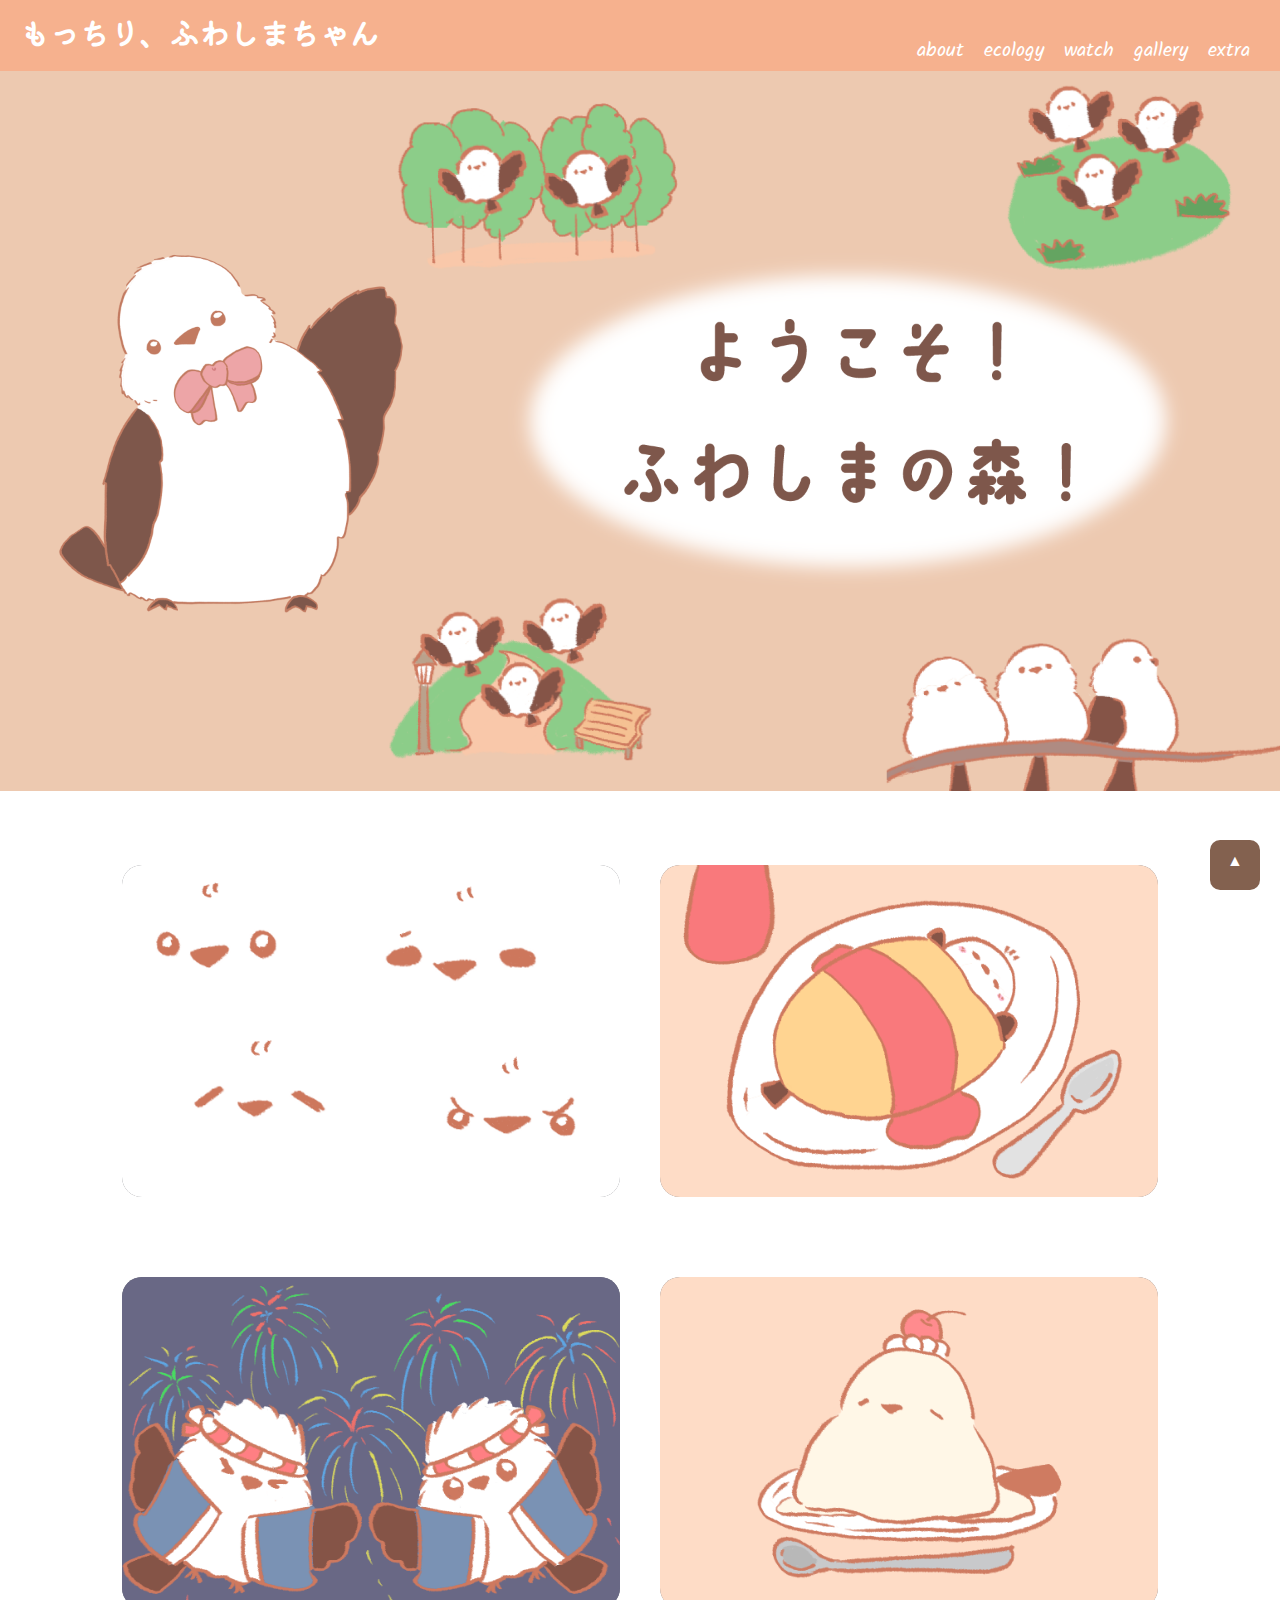
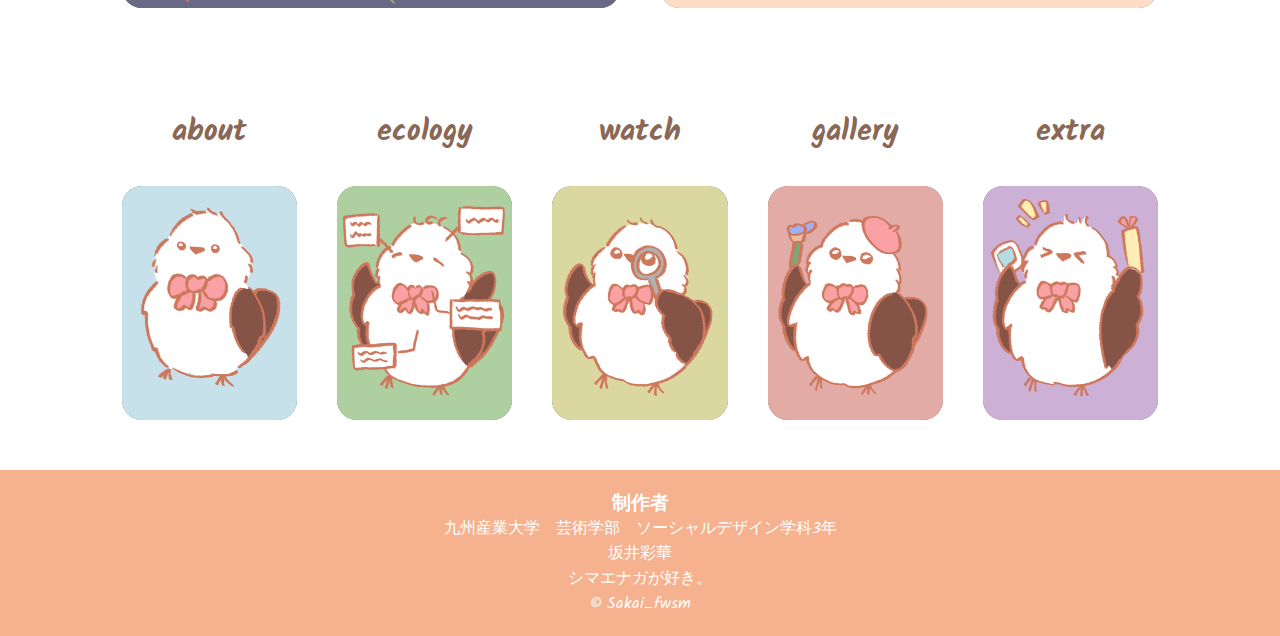
<file: index.html>
<!DOCTYPE html>
<html lang="ja">
<head>
    <meta charset="UTF-8">
    <meta http-equiv="X-UA-Compatible" content="IE=edge">
    <meta name="viewport" content="width=device-width, initial-scale=1.0">
    <title>もっちり、ふわしまちゃん</title>
    <link rel="stylesheet" href="css/style.home.css">
    <link rel="preconnect" href="https://fonts.googleapis.com">
<link rel="preconnect" href="https://fonts.gstatic.com" crossorigin>
<link rel="stylesheet" href="https://fonts.googleapis.com/css2?family=Kalam:wght@700&display=swap" >
<link rel="stylesheet" href="https://fonts.googleapis.com/css2?family=Kiwi+Maru&display=swap">
</head>

<body>
    <div id="wrap">
        <header>
          <div class="header">
            <h1><a href="index.html">もっちり、ふわしまちゃん</a></h1>
          </div>
          <nav class="main-menu">
            <ul>
                <li><a href="about.html">about</a></li>
                <li><a href="ecology.html">ecology</a></li>
                <li><a href="watch.html">watch</a></li>
                <li><a href="gallery.html">gallery</a></li>
                <li><a href="extra.html">extra</a></li>
              </ul>
        </nav>
        </header>
       
        <div class="main-vl">
          <img src="images/main.png" alt="main">
          </div>
       
        <main>
          <section>
            
            <div class="flex">
            <article>
              
              <div class="pict">
              <a><img src="images/g1.png" alt="sample"></a>
              </div>
   
          </article>
         
          <article>

            <div class="pict">
            <a><img src="images/g2.png" alt="sample"></a>
            </div>

          </article>
        </div>

          <div class="flex">
          <article>
            
            <div class="pict">
            <a><img src="images/g3.png" alt="sample"></a>
            </div>

        </article>

        <article>
        
          <div class="pict">
          <a><img src="images/g4.png" alt="sample"></a>
          </div>
        
      </article>
       </div>
            

            <div class="box">
            <article>
              
                
                <div class="text">

                  <h2>about</h2>
  
                </div>
              
                <div class="pict">
                  <a href="about.html"><img src="images/about.png" alt="about" ></a>
               </div>

              
            
            </article>
            
            <article>
                
                <div class="text">

                  <h2>ecology</h2>
                  
                </div>
             
                <div class="pict">
                  <a href="ecology.html"><img src="images/ecology.png" alt="ecology" ></a>
               </div>

              
            </article>

            <article>
                
                <div class="text">

                  <h2>watch</h2>
                  
                </div>
             
                <div class="pict">
                  <a href="watch.html"><img src="images/watch.png" alt="watch" ></a>
               </div>

              
            </article>

            <article>
                
                <div class="text">

                  <h2>gallery</h2>
                  
                </div>
              
                <div class="pict">
                  <a href="gallery.html"><img src="images/gallery.png" alt="gallery" ></a>
               </div>

              
            </article>

            <article>
                
                <div class="text">

                  <h2>extra</h2>
                  
                </div>
              
                <div class="pict">
                  <a href="extra.html"><img src="images/extra.png" alt="extra" ></a>
               </div>

              
            </article>
          </div>
          </section>
        </main>
        
        <footer>
          <h3>制作者</h3>
          <p>九州産業大学　芸術学部　ソーシャルデザイン学科3年</p>
            <p>坂井彩華</p>
            <p>シマエナガが好き。</p>
            <p>&copy; Sakai_fwsm </p>
        </footer>
        <a href="#" class="pagetop">▲</a>
      </div><!-- #wrap-->  
</body>
</html>
</file>
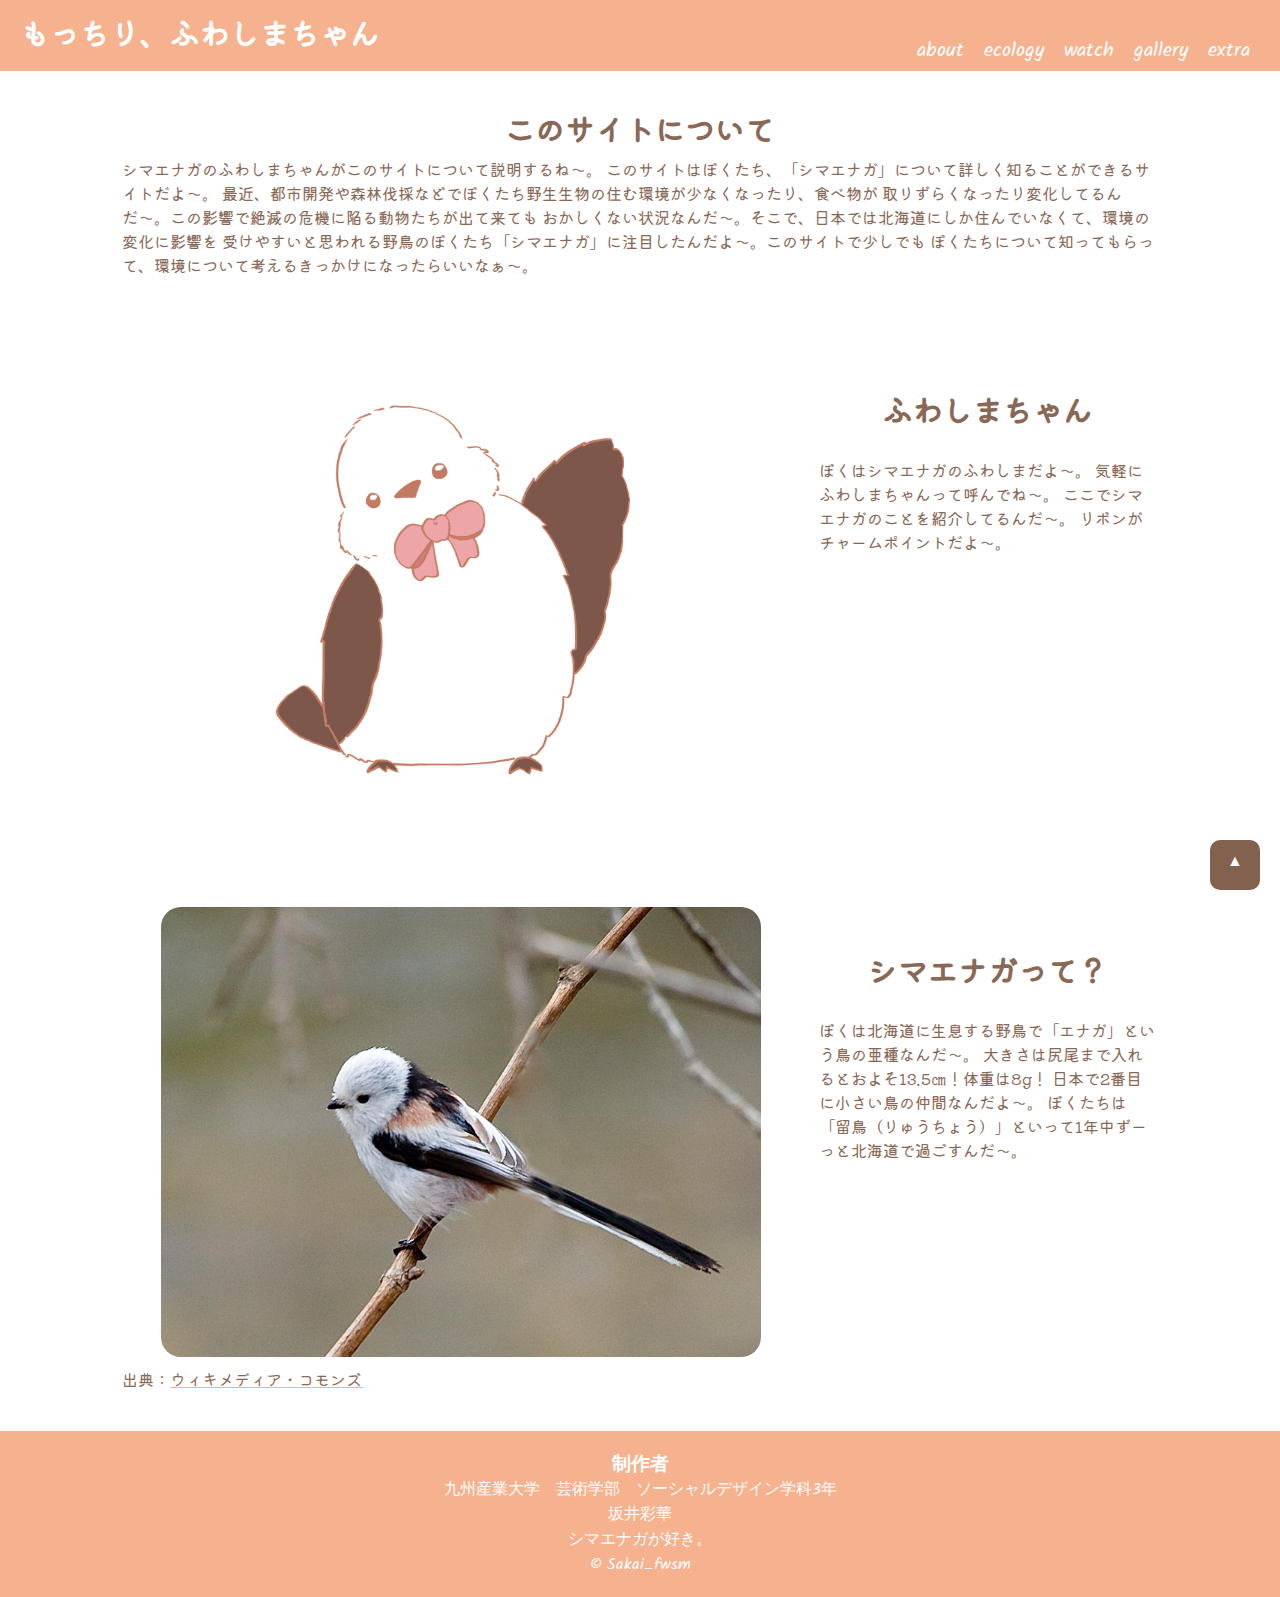
<file: about.html>
<!DOCTYPE html>
<html lang="ja">
<head>
    <meta charset="UTF-8">
    <meta http-equiv="X-UA-Compatible" content="IE=edge">
    <meta name="viewport" content="width=device-width, initial-scale=1.0">
    <title>もっちり、ふわしまちゃん-About</title>
    <link rel="stylesheet" href="css/style.css">
    <link rel="preconnect" href="https://fonts.googleapis.com">
<link rel="preconnect" href="https://fonts.gstatic.com" crossorigin>
<link rel="stylesheet" href="https://fonts.googleapis.com/css2?family=Kalam:wght@700&display=swap" >
<link rel="stylesheet" href="https://fonts.googleapis.com/css2?family=Kiwi+Maru&display=swap">
</head>

<body>
    <div id="wrap">
        <header>
          <div class="header">
            <h1><a href="index.html">もっちり、ふわしまちゃん</a></h1>
          </div>
          <nav class="main-menu">
            <ul>
              <li><a href="about.html">about</a></li>
              <li><a href="ecology.html">ecology</a></li>
              <li><a href="watch.html">watch</a></li>
              <li><a href="gallery.html">gallery</a></li>
              <li><a href="extra.html">extra</a></li>
              </ul>
        </nav>
        </header>
       
        <main>
          <section>
            
            <article>
              <h2>このサイトについて</h2>

              <p>シマエナガのふわしまちゃんがこのサイトについて説明するね〜。
                このサイトはぼくたち、「シマエナガ」について詳しく知ることができるサイトだよ〜。
                最近、都市開発や森林伐採などでぼくたち野生生物の住む環境が少なくなったり、食べ物が
                取りずらくなったり変化してるんだ〜。この影響で絶滅の危機に陥る動物たちが出て来ても
                おかしくない状況なんだ〜。そこで、日本では北海道にしか住んでいなくて、環境の変化に影響を
                受けやすいと思われる野鳥のぼくたち「シマエナガ」に注目したんだよ〜。このサイトで少しでも
                ぼくたちについて知ってもらって、環境について考えるきっかけになったらいいなぁ〜。
                
              </p>
          </article>

          <article>
            <div class="box">

            <div class="pict">
            <img src="images/fwsm.png" alt="ふわしまちゃん">
            </div>
            
            <div class="text">
              <h2>ふわしまちゃん</h2>

              <p>
                ぼくはシマエナガのふわしまだよ〜。
                気軽にふわしまちゃんって呼んでね〜。
                ここでシマエナガのことを紹介してるんだ〜。
                リボンがチャームポイントだよ〜。
              </p>
              <p>

              </p>

          </article>

          <article>
           
            <div class="box">
             

             <div class="pict">
              <img src="images/Wiki-simaenaga.jpg" alt="sample" >
              <p>出典：<a href="https://commons.wikimedia.org/wiki/File:Wiki-simaenaga.jpg?uselang=ja#file">ウィキメディア・コモンズ</a></p>
             </div>

             <div class="text">
              
                <h2>シマエナガって？</h2>
              
                <p>ぼくは北海道に生息する野鳥で「エナガ」という鳥の亜種なんだ〜。
                大きさは尻尾まで入れるとおよそ13.5㎝！体重は8g！
                日本で2番目に小さい鳥の仲間なんだよ〜。
                ぼくたちは「留鳥（りゅうちょう）」といって1年中ずーっと北海道で過ごすんだ〜。
              </p>
             </div>
            
            </div>
          </article>

          </section>
        </main>
        <footer>
          <h3>制作者</h3>
          <p>九州産業大学　芸術学部　ソーシャルデザイン学科3年</p>
            <p>坂井彩華</p>
            <p>シマエナガが好き。</p>
            <p>&copy; Sakai_fwsm </p>
        </footer>
        <a href="#" class="pagetop">▲</a>
      </div><!-- #wrap-->  
</body>
</html>
</file>
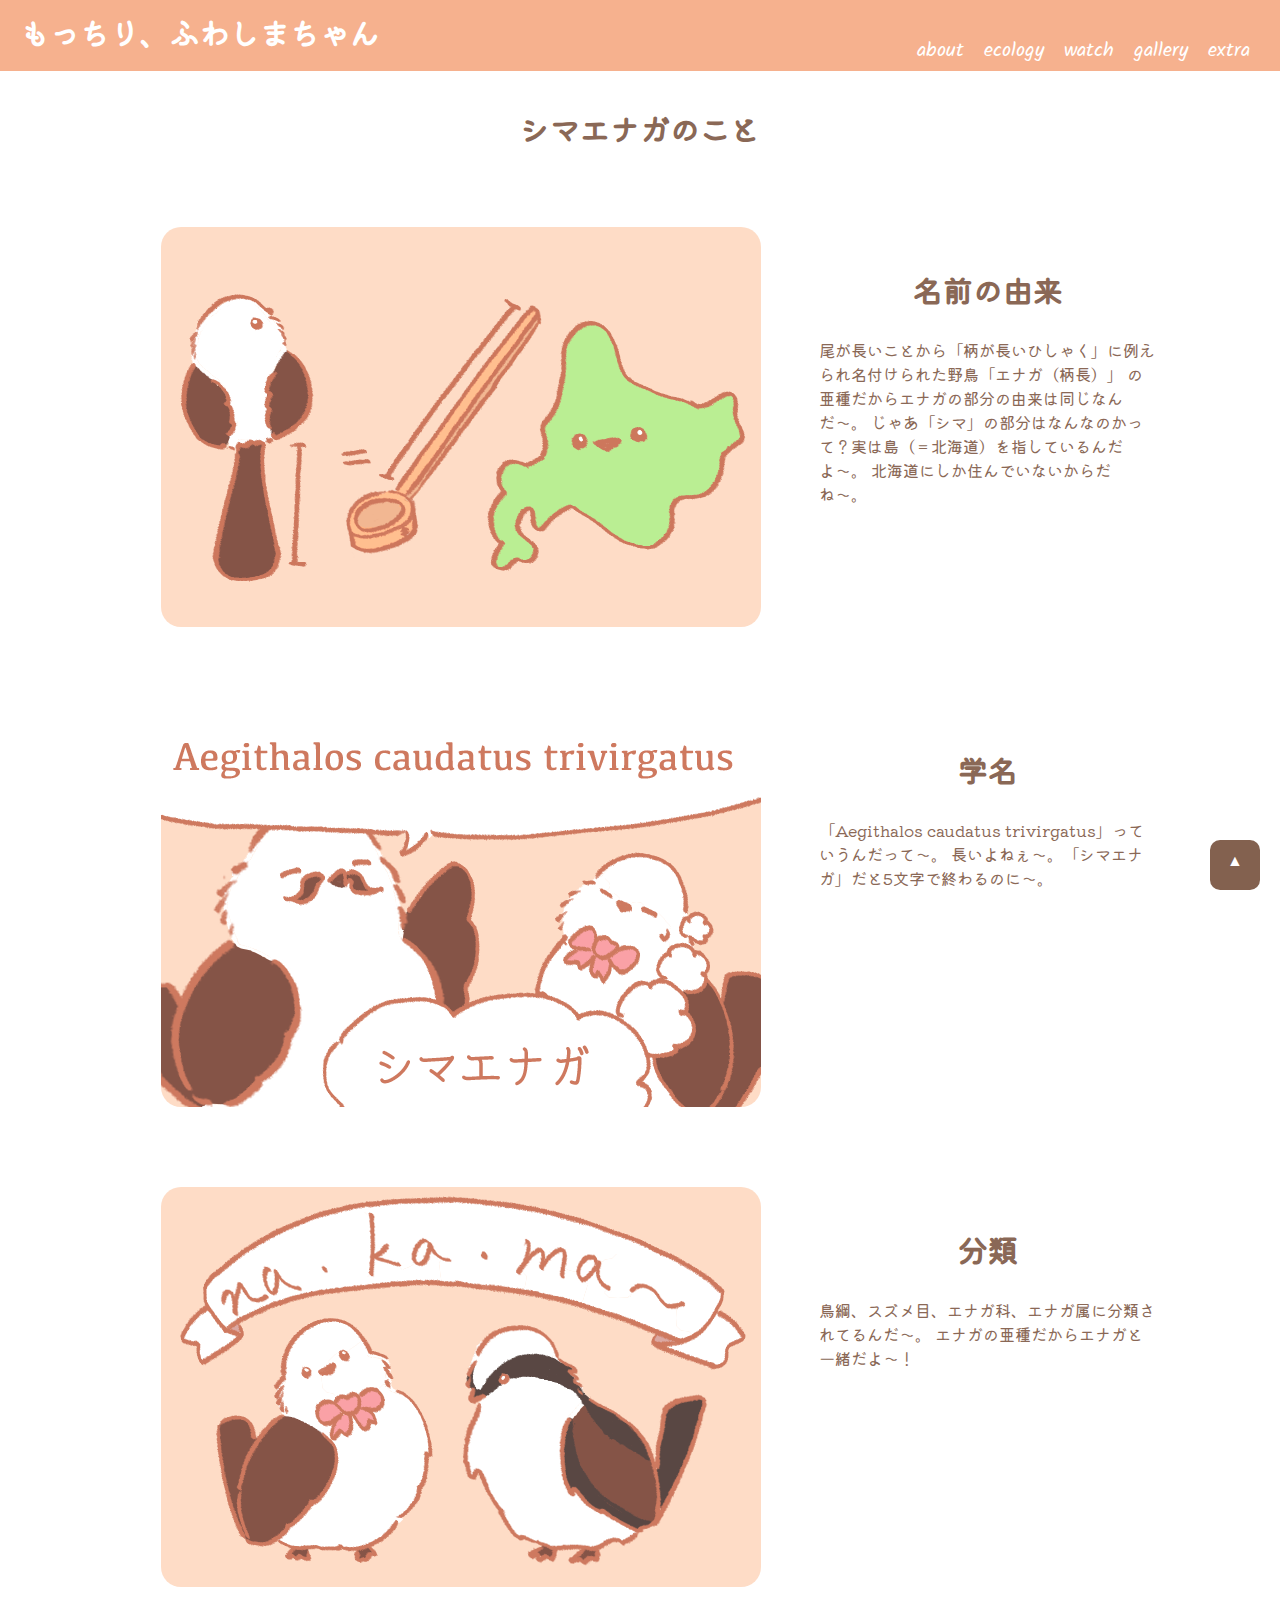
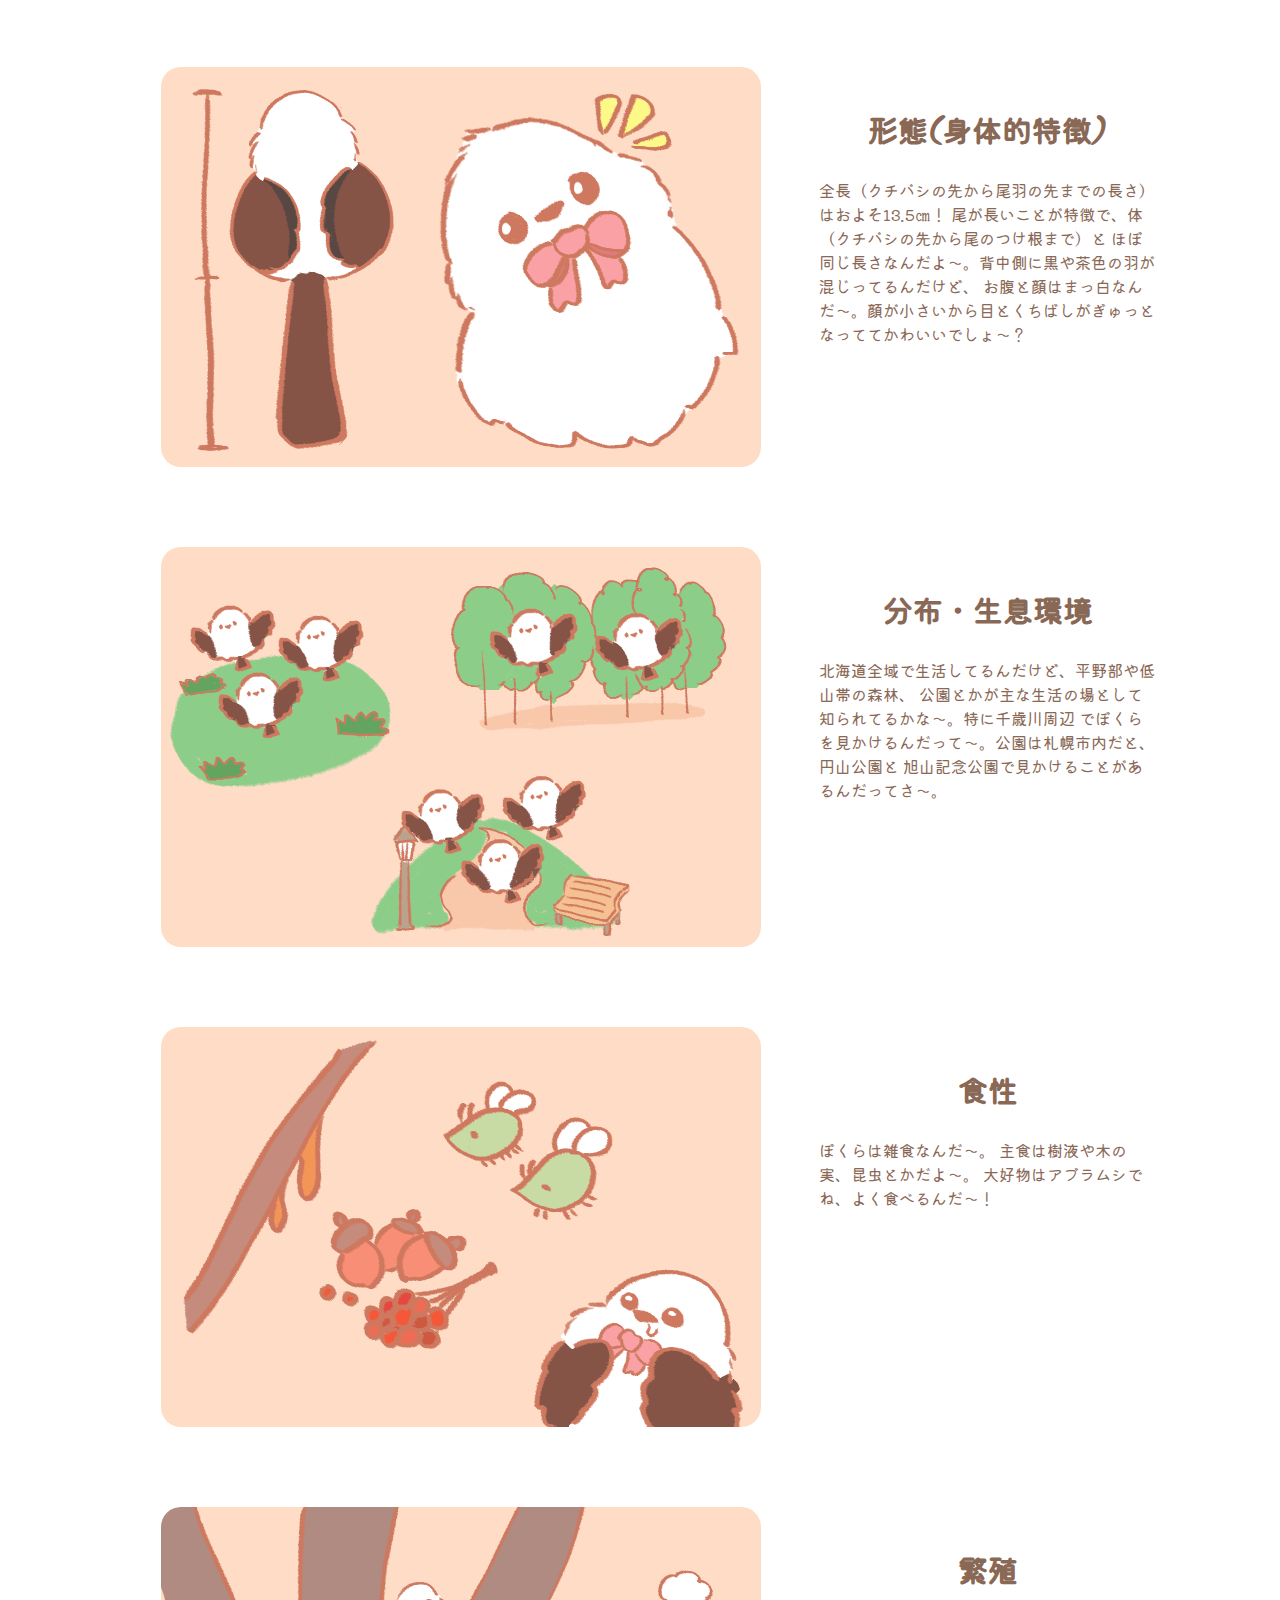
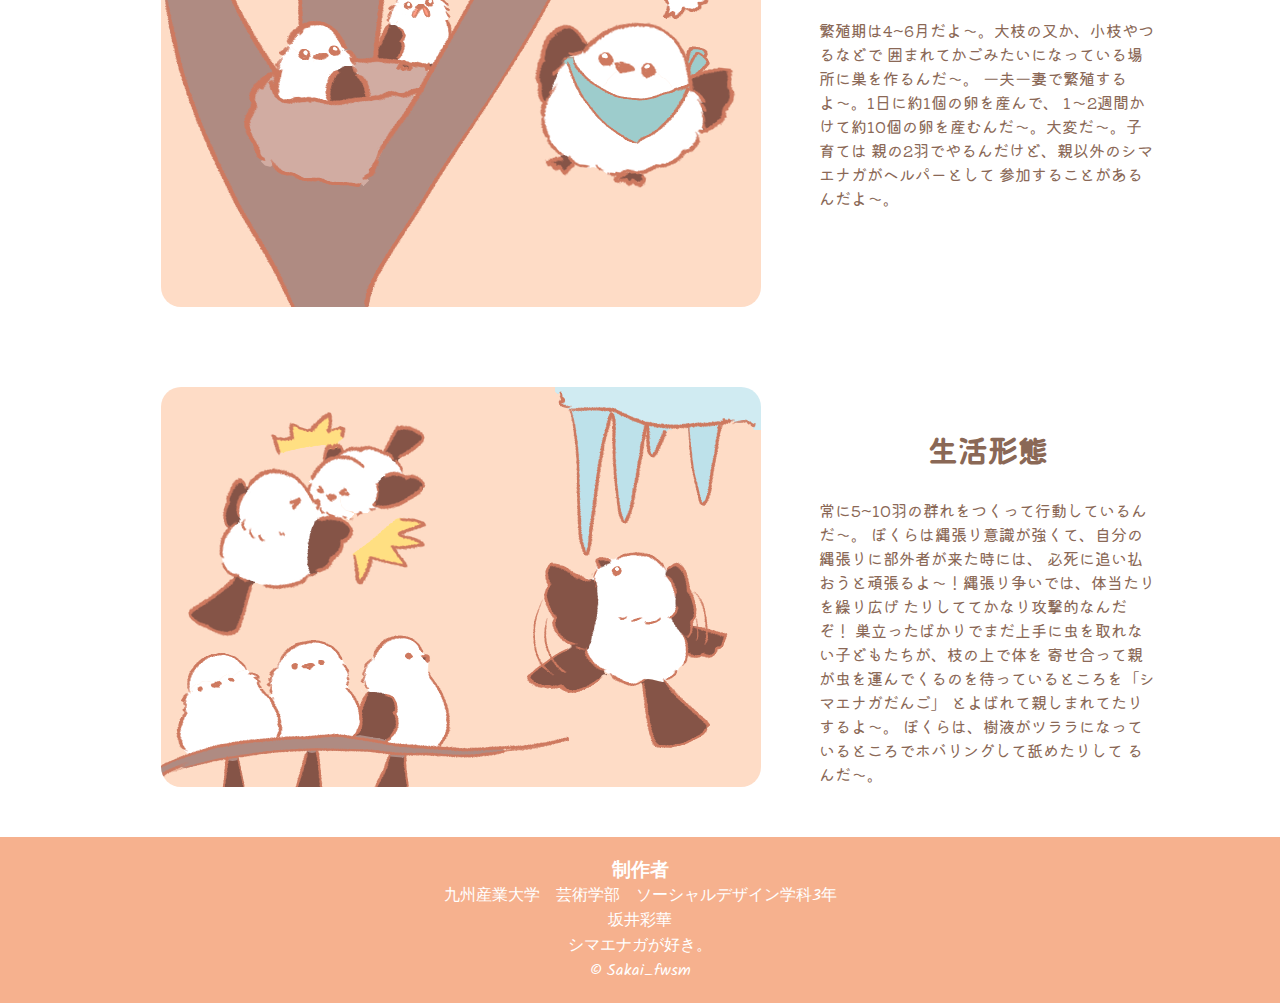
<file: ecology.html>
<!DOCTYPE html>
<html lang="ja">
<head>
    <meta charset="UTF-8">
    <meta http-equiv="X-UA-Compatible" content="IE=edge">
    <meta name="viewport" content="width=device-width, initial-scale=1.0">
    <title>もっちり、ふわしまちゃん-Ecology</title>
    <link rel="stylesheet" href="css/style.css">
    <link rel="preconnect" href="https://fonts.googleapis.com">
<link rel="preconnect" href="https://fonts.gstatic.com" crossorigin>
<link rel="stylesheet" href="https://fonts.googleapis.com/css2?family=Kalam:wght@700&display=swap" >
<link rel="stylesheet" href="https://fonts.googleapis.com/css2?family=Kiwi+Maru&display=swap">
</head>

<body>
    <div id="wrap">
        <header>
          <div class="header">
            <h1><a href="index.html">もっちり、ふわしまちゃん</a></h1>
          </div>
          <nav class="main-menu">
            <ul>
              <li><a href="about.html">about</a></li>
              <li><a href="ecology.html">ecology</a></li>
              <li><a href="watch.html">watch</a></li>
              <li><a href="gallery.html">gallery</a></li>
              <li><a href="extra.html">extra</a></li>
              </ul>
        </nav>
        </header>
       
        <main>
          <section>
            
            <article>
              <h2>シマエナガのこと</h2>
              </article>

            <article>

              <div class="box">
                
              <div class="pict">
                <img src="images/k1.png" alt="sample" >
               </div>

              <div class="text">

                <h2>名前の由来</h2>
                
                <p>尾が長いことから「柄が長いひしゃく」に例えられ名付けられた野鳥「エナガ（柄長）」
                  の亜種だからエナガの部分の由来は同じなんだ〜。
                  じゃあ「シマ」の部分はなんなのかって？実は島（＝北海道）を指しているんだよ〜。
                  北海道にしか住んでいないからだね〜。
                </p>
              </div>
            </div>
            </article>
            
            <article>
              <div class="box">

              <div class="pict">
                <img src="images/k2.png" alt="sample" >
               </div>
               
               <div class="text">

              <h2>学名</h2>
              
              <p>「Aegithalos caudatus trivirgatus」っていうんだって〜。
                長いよねぇ〜。「シマエナガ」だと5文字で終わるのに〜。
              </p>
            </div>
            </div>
          </article>
             
          <article>
            <div class="box">
            
            <div class="pict">
              <img src="images/k3.png" alt="sample" >
             </div>
             
             <div class="text">

            <h2>分類</h2>
                
                <p>鳥綱、スズメ目、エナガ科、エナガ属に分類されてるんだ〜。
                  エナガの亜種だからエナガと一緒だよ〜！
                </p>
              </div>
              </article>

              <article>
                <div class="box">

                <div class="pict">
                  <img src="images/k4.png" alt="sample" >
                 </div>
                 
                 <div class="text">

                <h2>形態(身体的特徴)</h2>
                
                <p>全長（クチバシの先から尾羽の先までの長さ）はおよそ13.5㎝！
                  尾が長いことが特徴で、体（クチバシの先から尾のつけ根まで）と
                  ほぼ同じ長さなんだよ〜。背中側に黒や茶色の羽が混じってるんだけど、
                  お腹と顔はまっ白なんだ〜。顔が小さいから目とくちばしがぎゅっと
                  なっててかわいいでしょ〜？
                </p>
              </div>
              </div>
            </article>
            
            <article>
              <div class="box">

              <div class="pict">
                <img src="images/k5.png" alt="sample" >
               </div>
               
               <div class="text">

              <h2>分布・生息環境</h2>
              
              <p>北海道全域で生活してるんだけど、平野部や低山帯の森林、
                公園とかが主な生活の場として知られてるかな〜。特に千歳川周辺
                でぼくらを見かけるんだって〜。公園は札幌市内だと、円山公園と
                旭山記念公園で見かけることがあるんだってさ〜。
              </p>
            </div>
          </div>
          </article>


              <article>
                <div class="box">

                <div class="pict">
                  <img src="images/k6.png" alt="sample" >
                 </div>

                 <div class="text">

                <h2>食性</h2>
                
                <p>ぼくらは雑食なんだ〜。
                  主食は樹液や木の実、昆虫とかだよ〜。
                  大好物はアブラムシでね、よく食べるんだ〜！
                </p>
              </div>
            </div>
            </article>
            
            <article>
              <div class="box">
              
              <div class="pict">
                <img src="images/k7.png" alt="sample" >
               </div>
              

               <div class="text">

              <h2>繁殖</h2>
             
              <p>繁殖期は4~6月だよ〜。大枝の又か、小枝やつるなどで
                囲まれてかごみたいになっている場所に巣を作るんだ〜。
                一夫一妻で繁殖するよ〜。1日に約1個の卵を産んで、
                1～2週間かけて約10個の卵を産むんだ〜。大変だ〜。子育ては
                親の2羽でやるんだけど、親以外のシマエナガがヘルパーとして
                参加することがあるんだよ〜。
              </p>
            </div>
          </div>
          </article>
             
          <article>
            <div class="box">

            <div class="pict">
              <img src="images/k8.png" alt="sample" >
             </div>

             <div class="text">

            <h2>生活形態</h2>
                
                <p>
                  常に5~10羽の群れをつくって行動しているんだ〜。
                  ぼくらは縄張り意識が強くて、自分の縄張りに部外者が来た時には、
                  必死に追い払おうと頑張るよ〜！縄張り争いでは、体当たりを繰り広げ
                  たりしててかなり攻撃的なんだぞ！
                  巣立ったばかりでまだ上手に虫を取れない子どもたちが、枝の上で体を
                  寄せ合って親が虫を運んでくるのを待っているところを「シマエナガだんご」
                  とよばれて親しまれてたりするよ〜。
                  ぼくらは、樹液がツララになっているところでホバリングして舐めたりして
                  るんだ〜。
                </p>
              </div>
            </div>
              </article>

              
          </section>
        </main>
        <footer>
          <h3>制作者</h3>
          <p>九州産業大学　芸術学部　ソーシャルデザイン学科3年</p>
            <p>坂井彩華</p>
            <p>シマエナガが好き。</p>
            <p>&copy; Sakai_fwsm </p>
        </footer>
        <a href="#" class="pagetop">▲</a>
      </div><!-- #wrap-->  
</body>
</html>
</file>
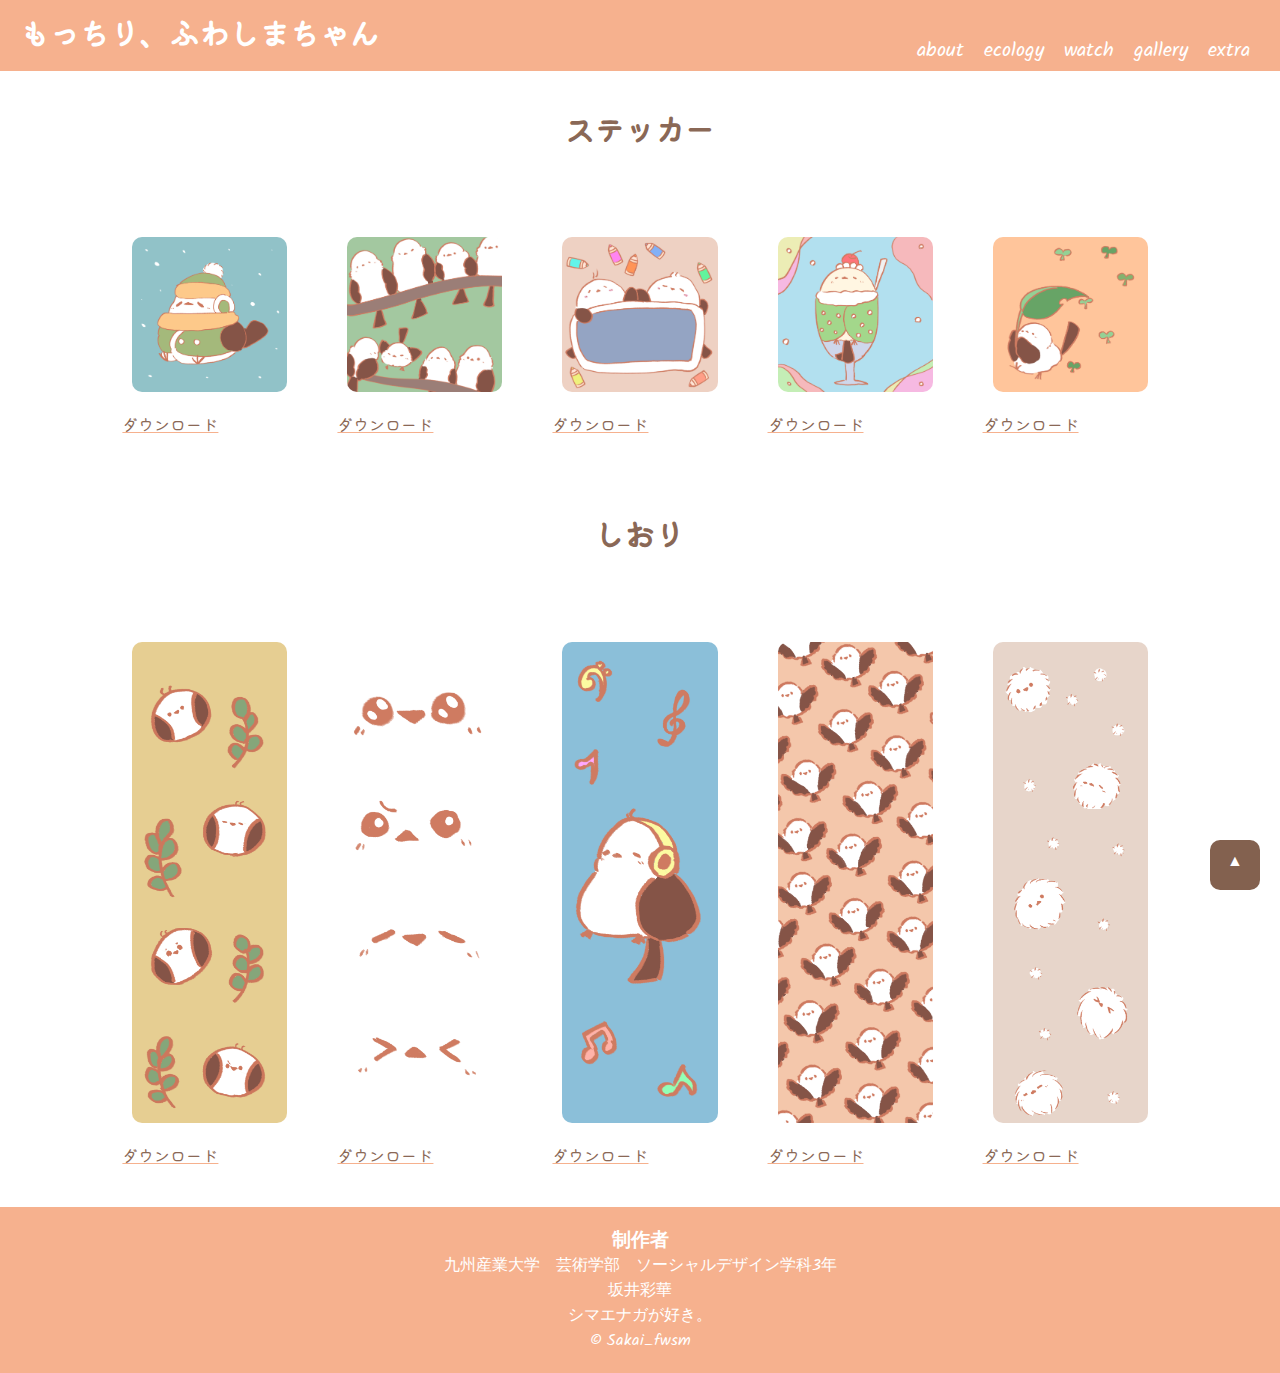
<file: extra.html>
<!DOCTYPE html>
<html lang="ja">
<head>
    <meta charset="UTF-8">
    <meta http-equiv="X-UA-Compatible" content="IE=edge">
    <meta name="viewport" content="width=device-width, initial-scale=1.0">
    <title>もっちり、ふわしまちゃん-Extra</title>
    <link rel="stylesheet" href="css/style.css">
    <link rel="preconnect" href="https://fonts.googleapis.com">
<link rel="preconnect" href="https://fonts.gstatic.com" crossorigin>
<link rel="stylesheet" href="https://fonts.googleapis.com/css2?family=Kalam:wght@700&display=swap" >
<link rel="stylesheet" href="https://fonts.googleapis.com/css2?family=Kiwi+Maru&display=swap">
</head>

<body>
    <div id="wrap">
        <header>
          <div class="header">
            <h1><a href="index.html">もっちり、ふわしまちゃん</a></h1>
          </div>
          <nav class="main-menu">
            <ul>
              <li><a href="about.html">about</a></li>
              <li><a href="ecology.html">ecology</a></li>
              <li><a href="watch.html">watch</a></li>
              <li><a href="gallery.html">gallery</a></li>
              <li><a href="extra.html">extra</a></li>
              </ul>
        </nav>
        </header>
       
        <main>
          <section>

            <article>
              <h2>ステッカー</h2>
              </article>

            <div class="flex">
              

             <article>
                
                <a><img src="images/st1.png" alt="寄り添いシマエナガ"></a>
                <a href="images/S1.pdf" download="">ダウンロード</a>
             </article>
            
             <article>
              <a><img src="images/st2.png" alt="はばたくシマエナガ"></a>
              <a href="images/S2.pdf">ダウンロード</a>
             </article>

              <article>
                <a><img src="images/st3.png" alt="寄り添いシマエナガ"></a>
                <a href="images/S3.pdf">ダウンロード</a>
              </article>

              <article>
                <a><img src="images/st4.png" alt="寄り添いシマエナガ"></a>
                <a href="images/S4.pdf">ダウンロード</a>
              </article>

              <article>
                <a><img src="images/st5.png" alt="寄り添いシマエナガ"></a>
                <a href="images/S5.pdf">ダウンロード</a>
              </article>
            </div>

            <article>
              <h2>しおり</h2>
              </article>

            <div class="flex">
             
              <article>
                <a><img src="images/so1.png" alt="寄り添いシマエナガ"></a>
                <a href="images/SO1.pdf">ダウンロード</a>
              </article>

              <article>
                <a><img src="images/so2.png" alt="寄り添いシマエナガ"></a>
                <a href="images/SO2.pdf">ダウンロード</a>
              </article>

              <article>
                <a><img src="images/so3.png" alt="寄り添いシマエナガ"></a>
                <a href="images/SO3.pdf">ダウンロード</a>
              </article>

              <article>
                <a><img src="images/so4.png" alt="寄り添いシマエナガ"></a>
                <a href="images/SO4.pdf">ダウンロード</a>
              </article>

              <article>
                <a><img src="images/so5.png" alt="寄り添いシマエナガ"></a>
                <a href="images/SO5.pdf">ダウンロード</a>
              </article>

            </div>
            </section>
        </main>
        <footer>
          <h3>制作者</h3>
          <p>九州産業大学　芸術学部　ソーシャルデザイン学科3年</p>
            <p>坂井彩華</p>
            <p>シマエナガが好き。</p>
            <p>&copy; Sakai_fwsm </p>
        </footer>
        <a href="#" class="pagetop">▲</a>
      </div><!-- #wrap-->  
</body>
</html>
</file>
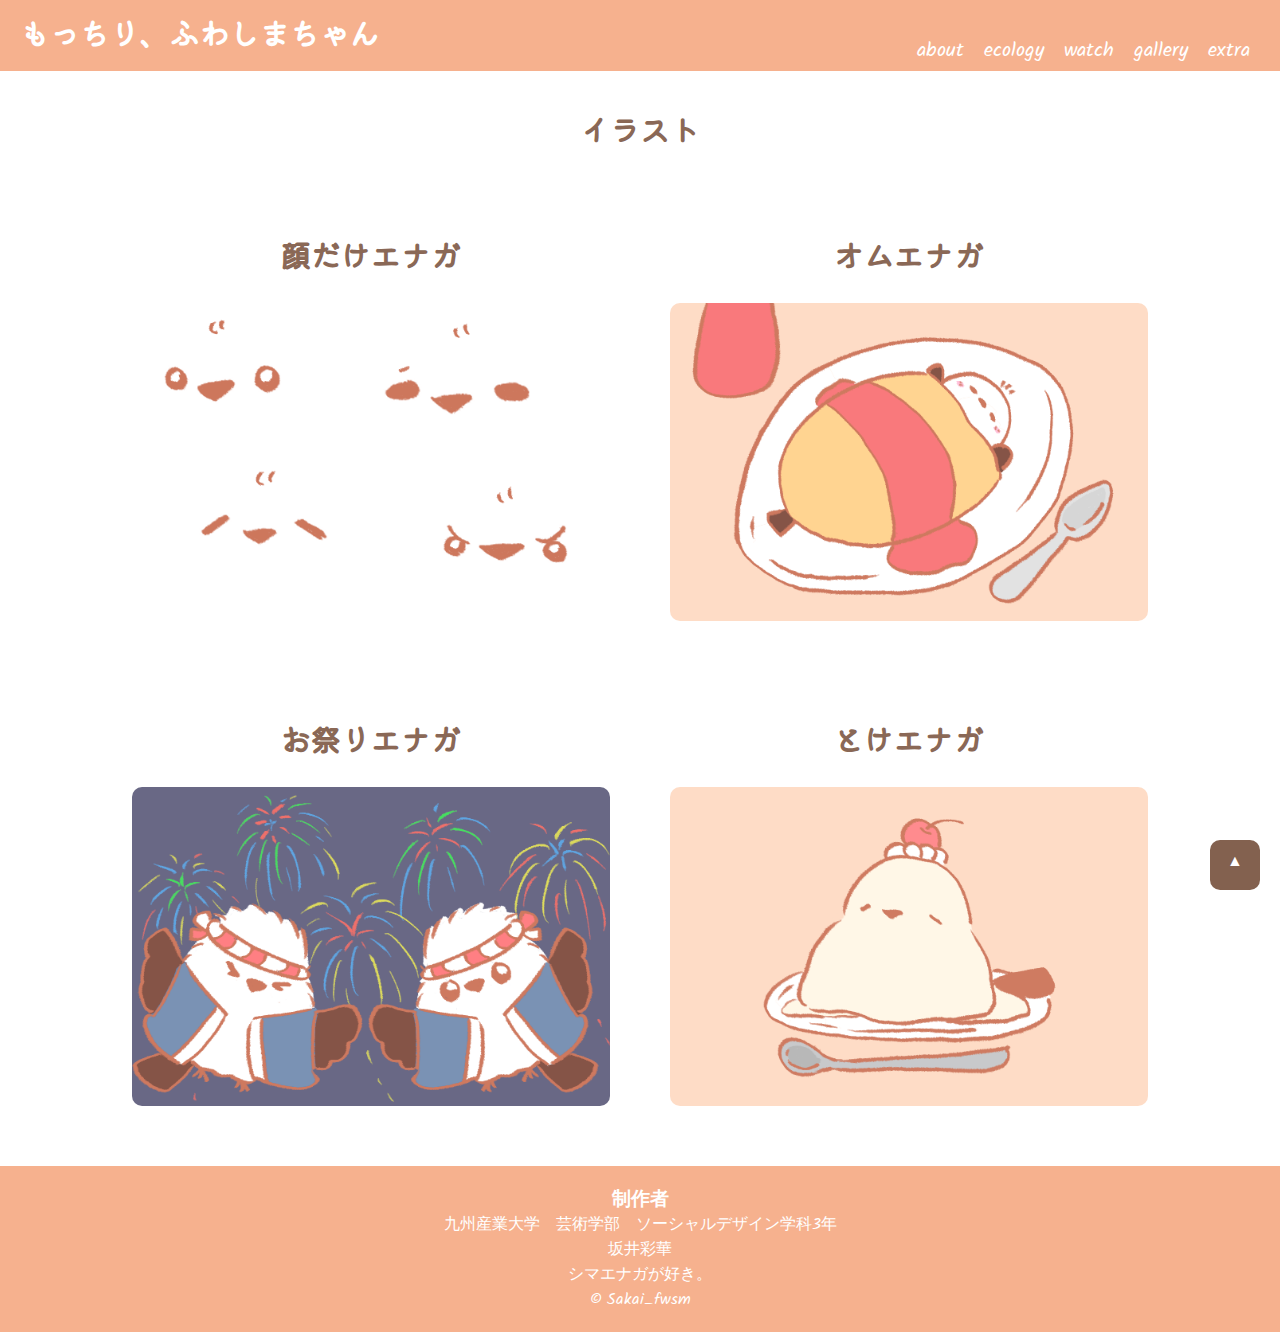
<file: gallery.html>
<!DOCTYPE html>
<html lang="ja">
<head>
    <meta charset="UTF-8">
    <meta http-equiv="X-UA-Compatible" content="IE=edge">
    <meta name="viewport" content="width=device-width, initial-scale=1.0">
    <title>もっちり、ふわしまちゃん-Gallery</title>
    <link rel="stylesheet" href="css/style.css">
    <link rel="preconnect" href="https://fonts.googleapis.com">
<link rel="preconnect" href="https://fonts.gstatic.com" crossorigin>
<link rel="stylesheet" href="https://fonts.googleapis.com/css2?family=Kalam:wght@700&display=swap" >
<link rel="stylesheet" href="https://fonts.googleapis.com/css2?family=Kiwi+Maru&display=swap">
</head>

<body>
    <div id="wrap">
        <header>
          <div class="header">
            <h1><a href="index.html">もっちり、ふわしまちゃん</a></h1>
          </div>
          <nav class="main-menu">
            <ul>
              <li><a href="about.html">about</a></li>
              <li><a href="ecology.html">ecology</a></li>
              <li><a href="watch.html">watch</a></li>
              <li><a href="gallery.html">gallery</a></li>
              <li><a href="extra.html">extra</a></li>
              </ul>
        </nav>
        </header>
       
        <main>
          <section>

            <article>
              <h2>イラスト</h2>
              </article>

            <div class="flex">
            <article>
                <h2>顔だけエナガ</h2>
                <a><img src="images/g1.png" alt="sample"></a>
                
            </article>
           
            <article>
              <h2>オムエナガ</h2>
              <a><img src="images/g2.png" alt="sample"></a>
              
            </article>
          </div>

          <div class="flex">
            <article>
              <h2>お祭りエナガ</h2>
              <a><img src="images/g3.png" alt="sample"></a>
              
          </article>

          <article>
            <h2>とけエナガ</h2>
            <a><img src="images/g4.png" alt="sample"></a>
            
        </article>
           </div>
          </section>
        </main>
        <footer>
          <h3>制作者</h3>
          <p>九州産業大学　芸術学部　ソーシャルデザイン学科3年</p>
            <p>坂井彩華</p>
            <p>シマエナガが好き。</p>
            <p>&copy; Sakai_fwsm</p>
        </footer>
        <a href="#" class="pagetop">▲</a>
      </div><!-- #wrap-->  
</body>
</html>
</file>
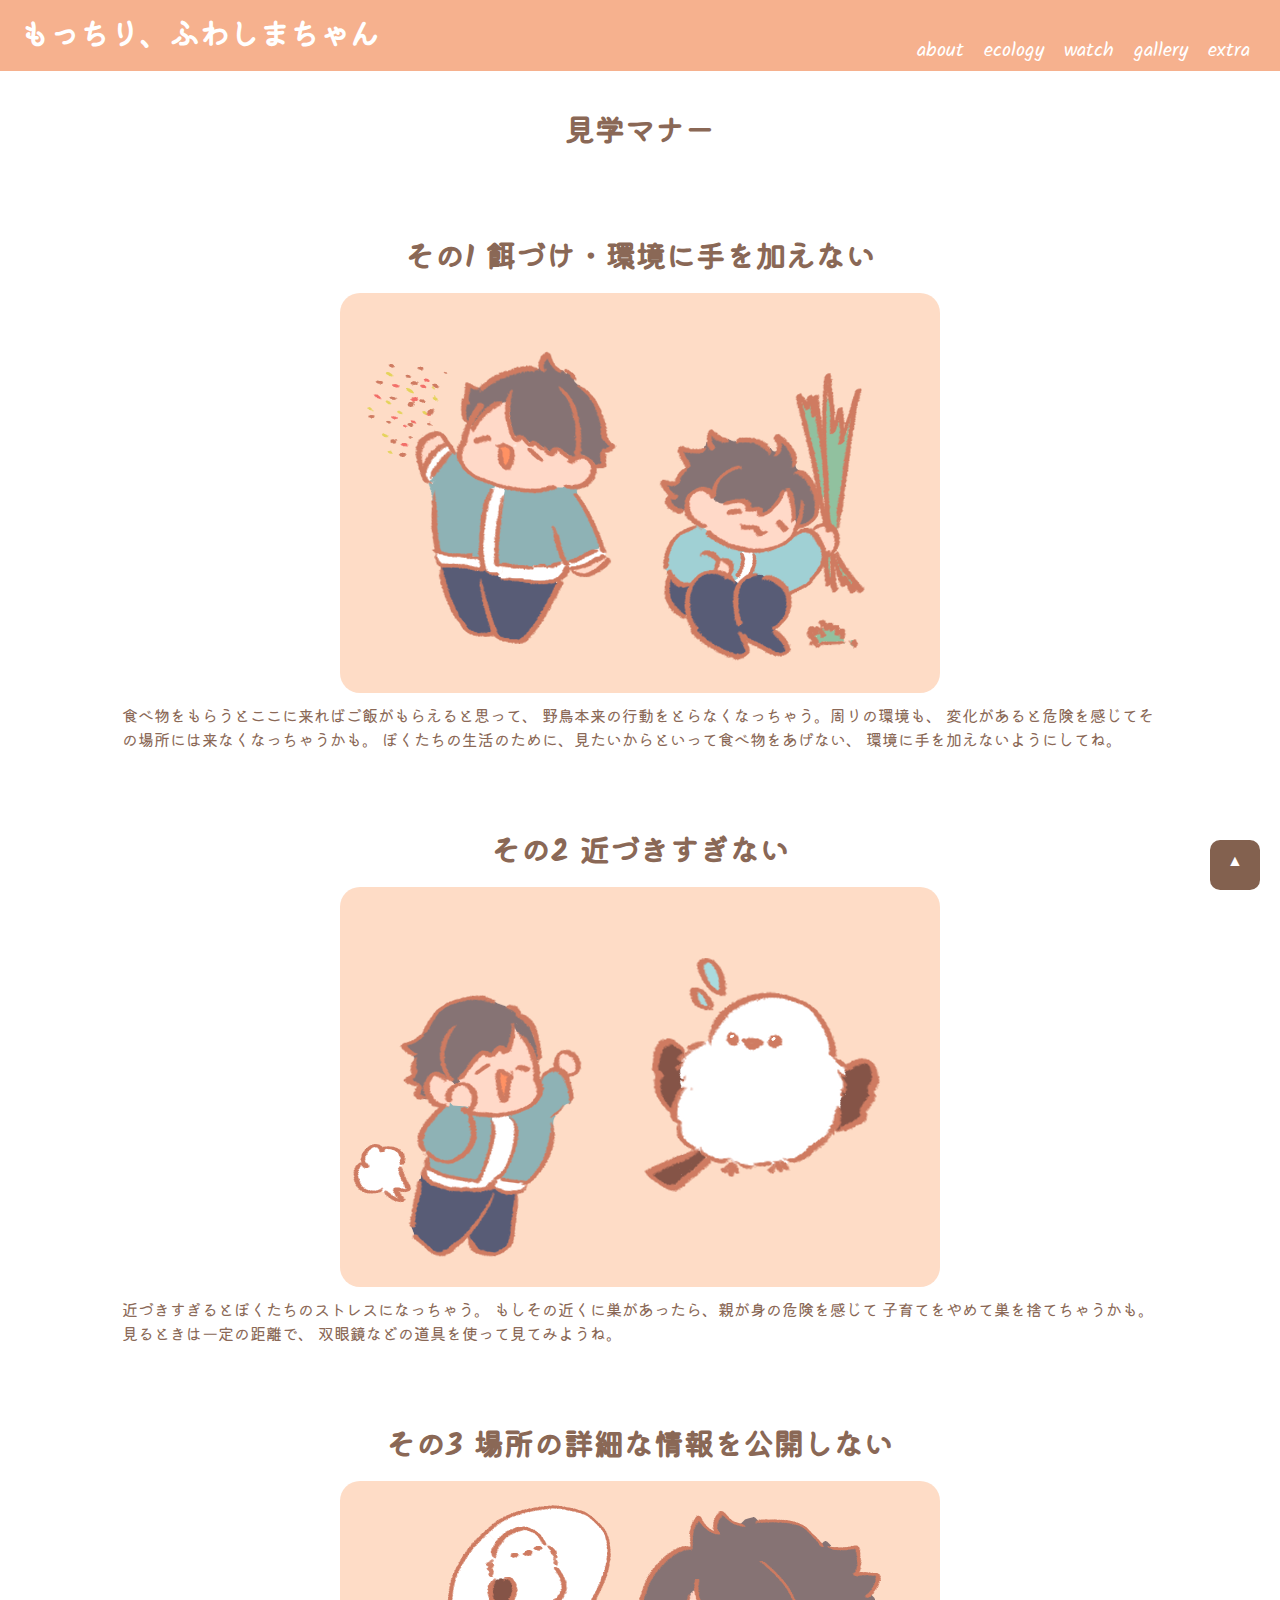
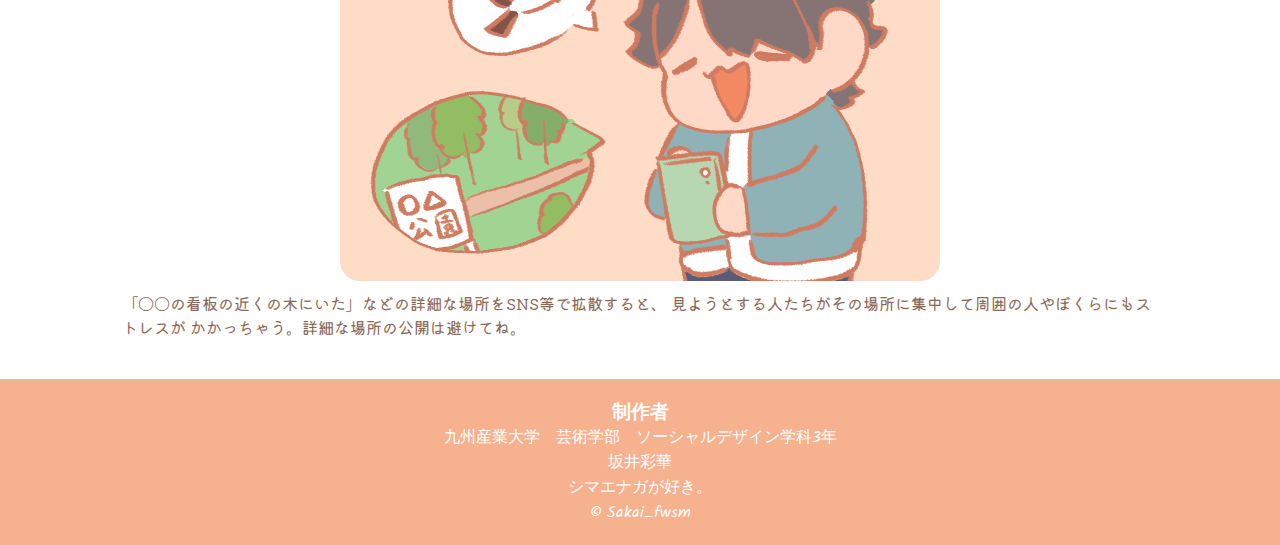
<file: watch.html>
<!DOCTYPE html>
<html lang="ja">
<head>
    <meta charset="UTF-8">
    <meta http-equiv="X-UA-Compatible" content="IE=edge">
    <meta name="viewport" content="width=device-width, initial-scale=1.0">
    <title>もっちり、ふわしまちゃん-Watch</title>
    <link rel="stylesheet" href="css/style.css">
    <link rel="preconnect" href="https://fonts.googleapis.com">
<link rel="preconnect" href="https://fonts.gstatic.com" crossorigin>
<link rel="stylesheet" href="https://fonts.googleapis.com/css2?family=Kalam:wght@700&display=swap" >
<link rel="stylesheet" href="https://fonts.googleapis.com/css2?family=Kiwi+Maru&display=swap">
</head>

<body>
    <div id="wrap">
        <header>
          <div class="header">
            <h1><a href="index.html">もっちり、ふわしまちゃん</a></h1>
          </div>
          <nav class="main-menu">
            <ul>
              <li><a href="about.html">about</a></li>
              <li><a href="ecology.html">ecology</a></li>
              <li><a href="watch.html">watch</a></li>
              <li><a href="gallery.html">gallery</a></li>
              <li><a href="extra.html">extra</a></li>
              </ul>
        </nav>
        </header>
       
        <main>

          <section>

            <article>
              <h2>見学マナー</h2>
              </article>

            <article>
        
                <h2>その1 餌づけ・環境に手を加えない</h2>
                <img src="images/m1.png" alt="sample">
                <p>食べ物をもらうとここに来ればご飯がもらえると思って、
                  野鳥本来の行動をとらなくなっちゃう。周りの環境も、
                  変化があると危険を感じてその場所には来なくなっちゃうかも。
                  ぼくたちの生活のために、見たいからといって食べ物をあげない、
                  環境に手を加えないようにしてね。
                  
                </p>
            </article>
            <article>
              <h2>その2 近づきすぎない</h2>
              <img src="images/m2.png" alt="sample">
              <p>近づきすぎるとぼくたちのストレスになっちゃう。
                もしその近くに巣があったら、親が身の危険を感じて
                子育てをやめて巣を捨てちゃうかも。見るときは一定の距離で、
                双眼鏡などの道具を使って見てみようね。
              </p>
            </article>

            <article>
              <h2>その3 場所の詳細な情報を公開しない</h2>
              <img src="images/m3.png" alt="sample">
              <p>「〇〇の看板の近くの木にいた」などの詳細な場所をSNS等で拡散すると、
                見ようとする人たちがその場所に集中して周囲の人やぼくらにもストレスが
                かかっちゃう。詳細な場所の公開は避けてね。
              </p>
            </article>
          </section>
        </main>
        <footer>
          <h3>制作者</h3>
          <p>九州産業大学　芸術学部　ソーシャルデザイン学科3年</p>
            <p>坂井彩華</p>
            <p>シマエナガが好き。</p>
            <p>&copy; Sakai_fwsm </p>
        </footer>
        <a href="#" class="pagetop">▲</a>
      </div><!-- #wrap-->  
</body>
</html>
</file>
<file: css/style.home.css>
@charset "UTF-8";

* {
    margin: 0;
    padding: 0;
    list-style: none;
    text-decoration: none;
  }
  
  /*#wrap {
    width: 84%;
    max-width: 1280px;
    margin: 0 auto;
  }*/
  
header {
  background: #f6b18e;
  color: #FFF;
  padding: 10px 20px;
  position: relative;
  position: sticky;
  top: 0;
}

.main-menu {
  background: #f6b18e;
  color: #FFF;
  position: absolute;
  top: 15px;
  right: 10px;
}

.main-menu ul {
    display: flex;
    margin-top: 20px;
  }

  .main-menu ul li a {
    color: #FFF;
    width: auto;
    margin-right: 20px;
    font-size: 20px;
  }

  .main-menu ul li a:hover {
    background: #f6b18e;
    color: #fcf25c;
  }

  main {
    color: #8a6856;
    width: 84%;
    max-width: 1280px;
    display: flex;
    flex-direction: row;
    height: auto;
    font-family:  'Kiwi Maru', cursive, serif;
    text-align: center;
    margin: 0 auto;
  }
  
/*section {
  background: #EEE;
  flex: 3;
  padding: 30px;
}*/

.main-vl img{
  max-width: 100%;
  height: auto;
  text-align: center;
  margin-bottom: 40px;
}

article {
  background: #FFF;
  padding: 20px;
  margin-bottom: 20px;
  
}


aside {
  background: #DDD;
  flex: 1;
}

.sub-menu {
  background: #FFAD90;
}

.sub-menu ul li a {
    color: #FFF;
    display: block;
    padding: 10px 20px;
  }

  .sub-menu ul li a:hover {
    background: #D2691E;
    color: #FFF;
  }


footer {
  background: #f6b18e;
  color: #FFF;
  padding: 20px;
  text-align: center;
}

header h1 {
  font-family: 'Kalam','Kiwi Maru', cursive, serif;
  font-size: 30px;
}

header h1 a {
  color: #FFF;
}

.header h1 a:hover {
color:#fcf25c;
}

main h2 {
  font-family: 'Kalam','Kiwi Maru', cursive, serif;
  font-size: 30px;
  color: #8a6856;
  text-align: center;
}

main span{
  font-family: 'Kalam', cursive;
  font-size: 18px;
}

main span li a{
  margin-right: 15px;
  margin-left: auto;
  width: 26px;
  display: block;
  color: #6e7edf;
}

main li a:hover {
  color: #d3ca4d;
}

.main-menu {
  font-family: 'Kalam','Kiwi Maru', cursive, serif;
}

.square ul{
  list-style-type: none;
  margin-bottom: 20px;
	display: flex;
	justify-content: space-around;
  gap: 4px;
  padding: 2px;
  align-items: center;
}


.square img {
  list-style:none;
  border-radius: 10px;
  object-fit: cover;
  width: calc(80% - 4px);
}

.square a img {
  border-radius: 10px;
  object-fit: cover;
  object-position: right 0px top 0px;
  width: calc(80% - 4px);
}

footer p {
  font-family: 'Kalam', cursive;
}


article img {

  max-width: 600px;
  width: 100%;
  display: block;
  margin: 10px auto;
  box-sizing: border-box;
  background-color: #707178;
}

.pict a{
text-decoration: underline;
}

.box {
  display: flex;
  flex-direction: row;
  justify-content: space-between;
}

.pict {
  width: 100%;
  flex: 2;
  
}

.text {
  text-align: center;
  flex: 1;
}

.text h2{
  padding-bottom: 20px;
  padding-top: 30px;
}

.flex {
  display: flex; /*横並び*/
  align-items: center;
}

.flexbox{
  flex-direction: column;
  flex: 1;
}

/*works img*/
a img{
  width: 100%;
  height: auto;
  border-radius:20px;
}

img {
  max-width: 100%;
  margin: 0;
}

a.pagetop {
  display: block;
  width: 50px;
  height: 50px;
  text-align: center;
  box-sizing: border-box;
  padding-top: 12px;
  border-radius: 10px;
  background-color: #83614f;
  color: #FFF;
  position: fixed;
  bottom: 10px;
  right: 20px;
}

html {
  scroll-behavior: smooth;
}


/*タブレット用*/
@media all and (max-width: 1024px) {
  #wrap {
    width: 100%;
  }

  .main-menu ul li {
    text-align: center;
    flex-direction: unset;
  }
  
  
}

/*スマホ用*/
@media all and (max-width: 599px) {
  
  .main-menu ul {
    display: flex;
  }

  .main-menu ul li {
    text-align: center;
    flex-direction: unset;
  }

  .main-menu ul li a {
    color: #FFF;
    width: auto;
    margin-right: 20px;
    font-size: 18px;
  }

  main {
    display: block;
  }

  .sub-menu ul li {
    text-align: center;
  }
  
  .box{
    display: flex;
    flex-direction: column;
   
  }
  .pict {
    width: 100%;
    
  }
  .text{
    margin: 0;
  }
  
  .flex{
    flex-direction: column;
  }
  
}
</file>
<file: css/style.css>
@charset "UTF-8";

* {
    margin: 0;
    padding: 0;
    list-style: none;
    text-decoration: none;
  }
  
  /*#wrap {
    width: 84%;
    max-width: 1280px;
    margin: 0 auto;
  }*/
  
header {
  background: #f6b18e;
  color: #FFF;
  padding: 10px 20px;
  position: relative;
  position: sticky;
  top: 0;
}

.main-menu {
  background: #f6b18e;
  color: #FFF;
  position: absolute;
  top: 15px;
  right: 10px;
}

.main-menu ul {
    display: flex;
    margin-top: 20px;
  }

  .main-menu ul li a {
    color: #FFF;
    width: auto;
    margin-right: 20px;
    font-size: 20px;
  }

  .main-menu ul li a:hover {
    background: #f6b18e;
    color: #fcf25c;
  }

  main {
    color: #8a6856;
    width: 84%;
    max-width: 1280px;
    display: flex;
    flex-direction: row;
    height: auto;
    font-family:  'Kiwi Maru', cursive, serif;
    /*text-align: center;*/
    margin: 0 auto;
  }
  
/*section {
  background: #EEE;
  flex: 3;
  padding: 30px;
}*/

article {
  background: #FFF;
  padding: 20px;
  margin-bottom: 20px;
  
}

article a{
  color: #8a6856;
  text-decoration: underline;
  text-decoration-color: #f6b18e;
}

article a:hover{
  color: #f6b18e;
}


aside {
  background: #DDD;
  flex: 1;
}

.sub-menu {
  background: #FFAD90;
}

.sub-menu ul li a {
    color: #FFF;
    display: block;
    padding: 10px 20px;
  }

  .sub-menu ul li a:hover {
    background: #D2691E;
    color: #FFF;
  }


footer {
  background: #f6b18e;
  color: #FFF;
  padding: 20px;
  text-align: center;
}

header h1 {
  font-family: 'Kalam','Kiwi Maru', cursive, serif;
  font-size: 30px;
}

header h1 a {
  color: #FFF;
}

.header h1 a:hover {
color:#fcf25c;
}

main h2 {
  font-family: 'Kalam','Kiwi Maru', cursive, serif;
  font-size: 30px;
  color: #8a6856;
  text-align: center;
  margin-top: 15px;
}

main span{
  font-family: 'Kalam', cursive;
  font-size: 18px;
}

main span li a{
  margin-right: 15px;
  margin-left: auto;
  width: 26px;
  display: block;
  color: #6e7edf;
}

main li a:hover {
  color: #d3ca4d;
}

.main-menu {
  font-family: 'Kalam','Kiwi Maru', cursive, serif;
}

.square ul{
  list-style-type: none;
  margin-bottom: 20px;
	display: flex;
	justify-content: space-around;
  gap: 4px;
  padding: 2px;
  align-items: center;
}


.square img {
  list-style:none;
  border-radius: 10px;
  object-fit: cover;
  width: calc(80% - 4px);
}

.square a img {
  border-radius: 10px;
  object-fit: cover;
  object-position: right 0px top 0px;
  width: calc(80% - 4px);
}

footer p {
  font-family: 'Kalam', cursive;
}


article img {

  max-width: 600px;
  width: 100%;
  display: block;
  margin: 10px auto;
  box-sizing: border-box;
  /*background-color: #707178;*/
  border-radius:20px;
}

.box {
  display: flex;
  flex-direction: row;
  justify-content: space-between;
}

.pict {
  width: 100%;
  flex: 2;
  
}

.pict img{
  border-radius:20px;
}

.text {
  text-align: left;
  margin-left: 20px;
  flex: 1;
  margin-top: 35px;
}

.text p{
  margin-top: 20px;
}

.flex {
  display: flex; /*横並び*/
  align-items: center;
}

.flexbox{
  flex-direction: column;
  flex: 1;
}

/*works img*/
a img{
  width: 100%;
  height: auto;
  padding: 10px;
  /*background-color: #707178;*/
  border-radius:20px;
}

img {
  max-width: 100%;
  margin: 0;
}

a.pagetop {
  display: block;
  width: 50px;
  height: 50px;
  text-align: center;
  box-sizing: border-box;
  padding-top: 12px;
  border-radius: 10px;
  background-color: #83614f;
  color: #FFF;
  position: fixed;
  bottom: 10px;
  right: 20px;
}

html {
  scroll-behavior: smooth;
}


/*タブレット用*/
@media all and (max-width: 1024px) {
  #wrap {
    width: 100%;
  }

  .main-menu ul li {
    text-align: center;
    flex-direction: unset;
  }
  
  
}

/*スマホ用*/
@media all and (max-width: 599px) {
  
  .main-menu ul {
    display: flex;
  }

  .main-menu ul li {
    text-align: center;
    flex-direction: unset;
  }

  .main-menu ul li a {
    color: #FFF;
    width: auto;
    margin-right: 20px;
    font-size: 18px;
  }

  main {
    display: block;
  }

  .sub-menu ul li {
    text-align: center;
  }
  
  .box{
    display: flex;
    flex-direction: column;
  }
  .pict {
    width: 100%;
    
  }
  .text{
    margin: 0;
  }
  
  .flex{
    flex-direction: column;
  }
  
}
</file>
